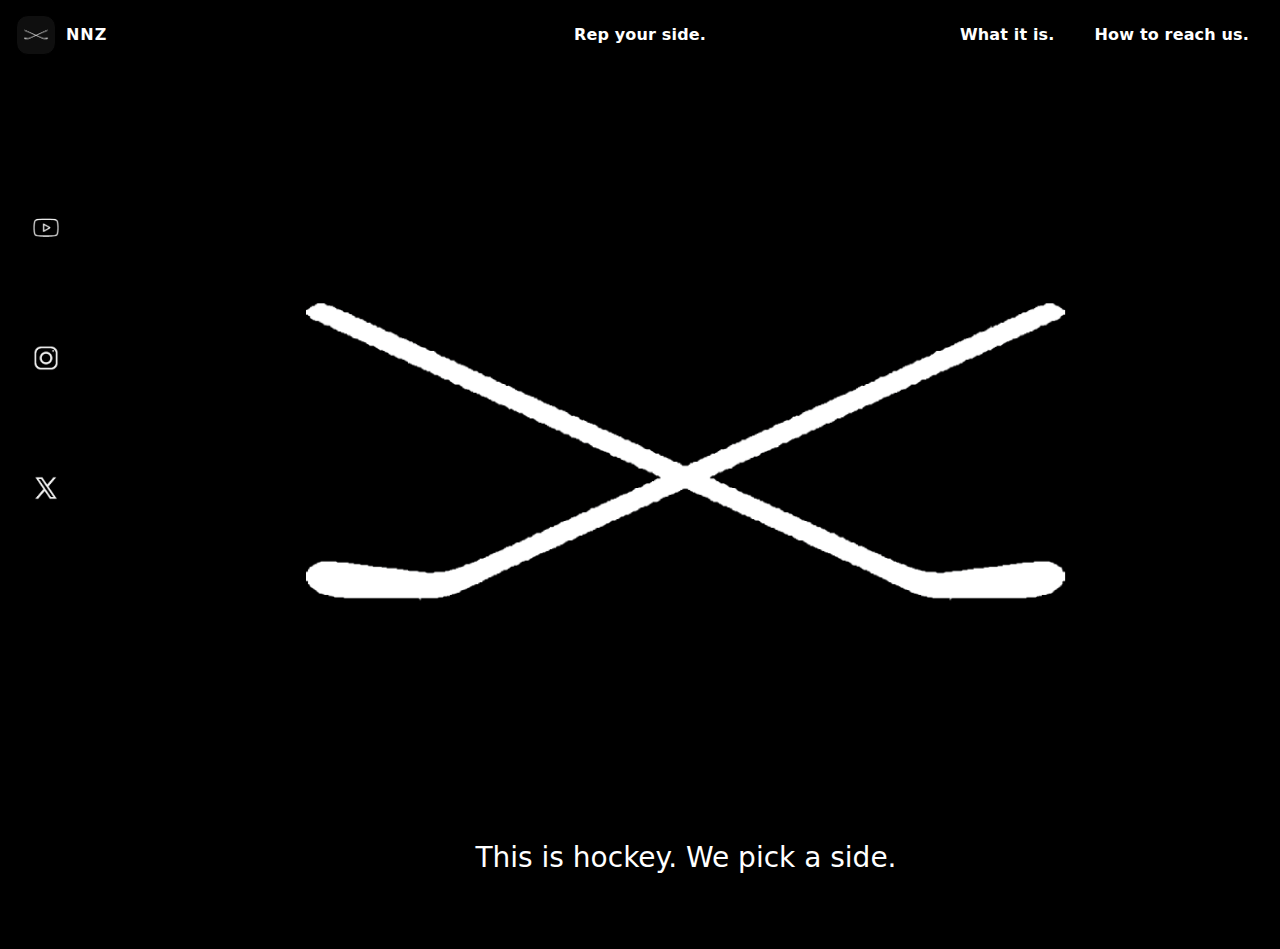
<file: index.html>
<!doctype html>
<html lang="en">
<head>
  <meta charset="utf-8" />
  <meta name="viewport" content="width=device-width, initial-scale=1" />
  <title>NNZ — Home</title>
  <link rel="stylesheet" href="style.css" />
</head>
<body>

  <!-- Top header (mockup-style) -->
  <header class="topbar" role="banner"
  style="position:sticky; top:0; z-index:40; border-radius:0; border-left:0; border-right:0; border-top:0;
         display:grid; grid-template-columns: 1fr auto 1fr; align-items:center;">

  <!-- Left -->
  <div style="display:flex; align-items:center; gap:12px; justify-self:start;">
    <a href="index.html" style="display:flex; align-items:center; gap:10px;">
      <span style="display:inline-flex; align-items:center; justify-content:center; width:40px; height:40px; border-radius:12px; background:rgba(255,255,255,0.06); border:1px solid var(--border); overflow:hidden;">
        <img src="Logo.png" alt="Logo" style="width:70%; height:70%; object-fit:contain;">
      </span>
      <span style="font-weight:700; letter-spacing:0.06em;">NNZ</span>
    </a>
  </div>

  <!-- Center -->
  <div class="centerSlot" style="justify-self:center;">
    <a class="btn" href="Merch.html" style="padding:10px 14px;">Rep your side.</a>
  </div>

  <button class="hamburger" id="menuBtn" type="button" aria-label="Open menu" aria-expanded="false" aria-controls="mobileMenu">
    <div class="hamburgerLines" aria-hidden="true">
      <span></span><span></span><span></span>
    </div>
  </button>

  <!-- Right -->
  <nav id="mobileMenu" aria-label="Primary" style="display:flex; align-items:center; gap:10px; justify-self:end;">
    <a class="btn nav-rep" href="Merch.html" style="padding:10px 14px;">Rep your side.</a>
    <a class="btn" href="About.html" style="padding:10px 14px;">What it is.</a>
    <a class="btn" href="Contact.html" style="padding:10px 14px;">How to reach us.</a>
  </nav>
</header>


  <div class="layout" style="min-height:calc(100vh - 72px);">

    <aside class="sidebar" aria-label="Socials"
      style="height:calc(100vh - 72px); top:72px; position:sticky; padding-top:16px;">

      <div class="socials" style="margin-top:10px; width:100%; align-items:center; position:relative; height:520px;">
  <!-- YT at 75% -->
  <a class="social" data-social
     data-label="YouTube"
     data-href="https://www.youtube.com/"
     data-embed="https://www.youtube.com/embed?listType=user_uploads&list=Google"
     href="https://www.youtube.com/" aria-label="YouTube"
     style="position:absolute; left:50%; top:25%; transform:translate(-50%,-50%);">
    <img src="YT.png" alt="" />
  </a>

  <!-- IG at 50% -->
  <a class="social" data-social
     data-label="Instagram"
     data-href="https://www.instagram.com/NoNeutralZone"
     data-embed="https://www.instagram.com/NoNeutralZone"
     href="https://www.instagram.com/NoNeutralZone" aria-label="Instagram"
     style="position:absolute; left:50%; top:50%; transform:translate(-50%,-50%);">
    <img src="IG.png" alt="" />
  </a>

  <!-- X at 25% -->
  <a class="social" data-social
     data-label="X / Twitter"
     data-href="https://x.com/NoNeutralZone"
     data-embed="https://x.com/NoNeutralZone"
     href="https://x.com/NoNeutralZone" aria-label="X"
     style="position:absolute; left:50%; top:75%; transform:translate(-50%,-50%);">
    <img src="X.png" alt="" />
  </a>
</div>
    </aside>

    <main class="content" style="align-items:flex-start; padding-top:34px;">
      <div class="shell" style="text-align:center;">

        <section class="hero" role="region" aria-label="Hero" style="min-height:520px; display:flex; flex-direction:column; justify-content:center;">
          <div style="display:flex; flex-direction:column; align-items:center; gap:12px;">
            <div style="font-weight:800; letter-spacing:0.04em; font-size:clamp(52px, 8vw, 92px); line-height:1;">
              <img src="Logo.png" alt="NNZ Logo" style="max-width:100%; height:auto;">
            </div>
            <div style="margin-top:50px; font-size:clamp(16px, 2.5vw, 28px); color:var(--text);">
              This is hockey. We pick a side.
            </div>
          </div>
        </section>

      </div>
    </main>
  </div>

  <!-- Hover preview (iframe). Some social sites block embedding; in that case it may show blank. -->
  <div class="preview" id="preview" aria-hidden="true" style="top:84px;">
    <div class="previewHeader">
      <div class="title" id="previewTitle">Preview</div>
      <div class="hint">Esc to close</div>
    </div>
    <iframe id="previewFrame" title="Social preview" loading="lazy" referrerpolicy="no-referrer"></iframe>
  </div>

  <script src="script.js"></script>
</body>
</html>
</file>
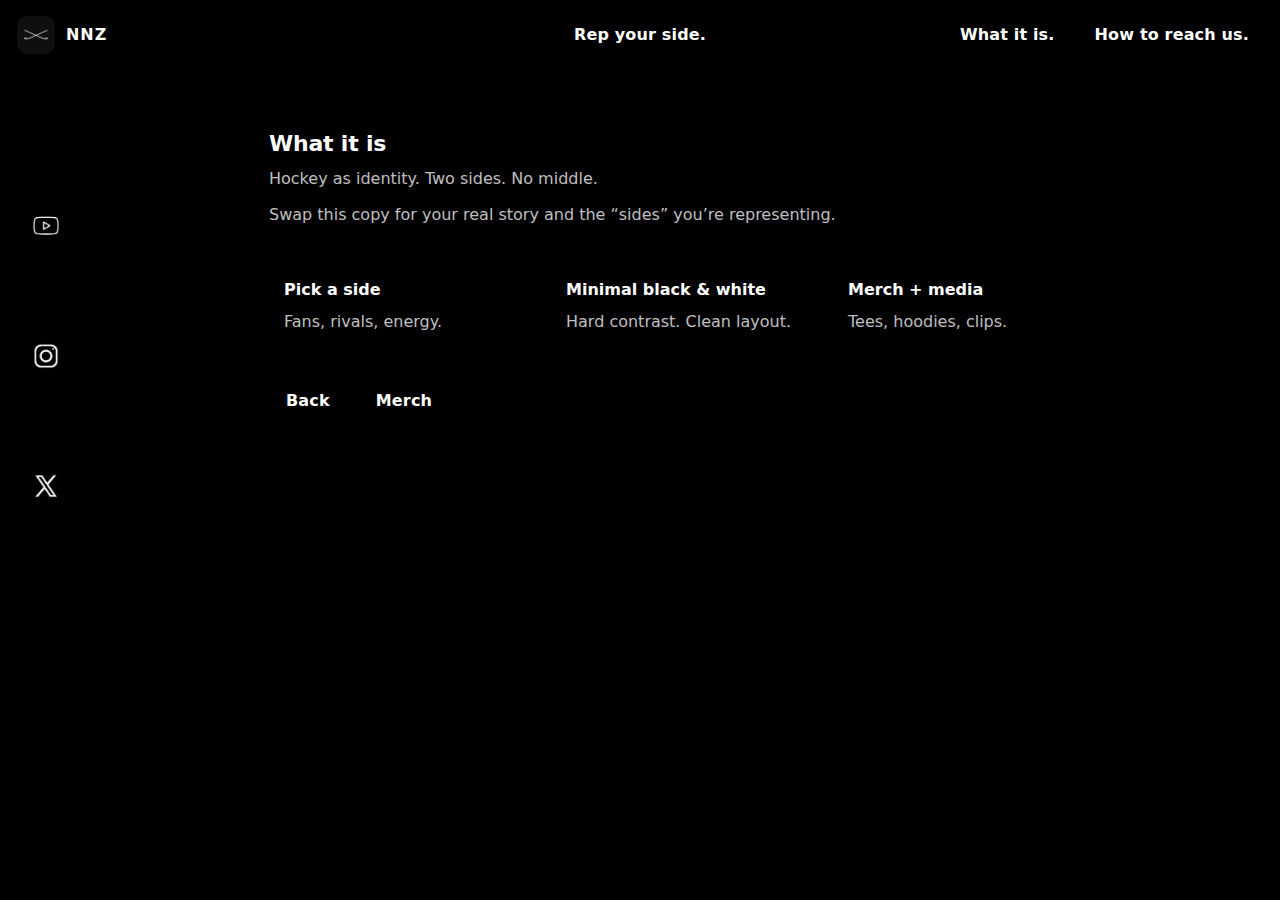
<file: About.html>
<!doctype html>
<html lang="en">
<head>
  <meta charset="utf-8" />
  <meta name="viewport" content="width=device-width, initial-scale=1" />
  <title>NNZ — About</title>
  <link rel="stylesheet" href="style.css" />
</head>
<body>

  <!-- Top header (mockup-style) -->
 <header class="topbar" role="banner"
  style="position:sticky; top:0; z-index:40; border-radius:0; border-left:0; border-right:0; border-top:0;
         display:grid; grid-template-columns: 1fr auto 1fr; align-items:center;">

  <!-- Left -->
  <div style="display:flex; align-items:center; gap:12px; justify-self:start;">
    <a href="index.html" style="display:flex; align-items:center; gap:10px;">
      <span style="display:inline-flex; align-items:center; justify-content:center; width:40px; height:40px; border-radius:12px; background:rgba(255,255,255,0.06); border:1px solid var(--border); overflow:hidden;">
        <img src="Logo.png" alt="Logo" style="width:70%; height:70%; object-fit:contain;">
      </span>
      <span style="font-weight:700; letter-spacing:0.06em;">NNZ</span>
    </a>
  </div>

  <!-- Center -->
  <div class="centerSlot" style="justify-self:center;">
    <a class="btn" href="Merch.html" style="padding:10px 14px;">Rep your side.</a>
  </div>

  <button class="hamburger" id="menuBtn" type="button" aria-label="Open menu" aria-expanded="false" aria-controls="mobileMenu">
    <div class="hamburgerLines" aria-hidden="true">
      <span></span><span></span><span></span>
    </div>
  </button>

  <!-- Right -->
  <nav id="mobileMenu" aria-label="Primary" style="display:flex; align-items:center; gap:10px; justify-self:end;">
    <a class="btn nav-rep" href="Merch.html" style="padding:10px 14px;">Rep your side.</a>
    <a class="btn" href="About.html" style="padding:10px 14px;">What it is.</a>
    <a class="btn" href="Contact.html" style="padding:10px 14px;">How to reach us.</a>
  </nav>
</header>

  <div class="layout" style="min-height:calc(100vh - 72px);">

    <aside class="sidebar" aria-label="Socials"
      style="height:calc(100vh - 72px); top:72px; position:sticky; padding-top:16px;">

      <div class="socials" style="margin-top:10px; width:100%; align-items:center; position:relative; height:520px;">
  <!-- YT at 75% -->
  <a class="social" data-social
     data-label="YouTube"
     data-href="https://www.youtube.com/"
     data-embed="https://www.youtube.com/embed?listType=user_uploads&list=Google"
     href="https://www.youtube.com/" aria-label="YouTube"
     style="position:absolute; left:50%; top:25%; transform:translate(-50%,-50%);">
    <img src="YT.png" alt="" />
  </a>

  <!-- IG at 50% -->
  <a class="social" data-social
     data-label="Instagram"
     data-href="https://www.instagram.com/NoNeutralZone"
     data-embed="https://www.instagram.com/NoNeutralZone"
     href="https://www.instagram.com/NoNeutralZone" aria-label="Instagram"
     style="position:absolute; left:50%; top:50%; transform:translate(-50%,-50%);">
    <img src="IG.png" alt="" />
  </a>

  <!-- X at 25% -->
  <a class="social" data-social
     data-label="X / Twitter"
     data-href="https://x.com/NoNeutralZone"
     data-embed="https://x.com/NoNeutralZone"
     href="https://x.com/NoNeutralZone" aria-label="X"
     style="position:absolute; left:50%; top:75%; transform:translate(-50%,-50%);">
    <img src="X.png" alt="" />
  </a>
</div>
    </aside>

    <main class="content" style="align-items:flex-start; padding-top:34px;">
      <div class="shell" style="text-align:center;">

        <section class="page" aria-label="About" style="width:min(920px, 100%); text-align:left;">
          <h2>What it is</h2>
          <p>
            Hockey as identity. Two sides. No middle.
          </p>
          <p>
            Swap this copy for your real story and the “sides” you’re representing.
          </p>

          <div class="grid">
            <div class="card">
              <div class="k">Idea</div>
              <div class="v">Pick a side</div>
              <p>Fans, rivals, energy.</p>
            </div>
            <div class="card">
              <div class="k">Style</div>
              <div class="v">Minimal black &amp; white</div>
              <p>Hard contrast. Clean layout.</p>
            </div>
            <div class="card">
              <div class="k">Drop</div>
              <div class="v">Merch + media</div>
              <p>Tees, hoodies, clips.</p>
            </div>
          </div>

          <div class="actions" style="justify-content:flex-start; margin-top:18px;">
            <a class="btn" href="index.html">Back</a>
            <a class="btn primary" href="Merch.html">Merch</a>
          </div>
        </section>

      </div>
    </main>
  </div>

  <!-- Hover preview (iframe). Some social sites block embedding; in that case it may show blank. -->
  <div class="preview" id="preview" aria-hidden="true" style="top:84px;">
    <div class="previewHeader">
      <div class="title" id="previewTitle">Preview</div>
      <div class="hint">Esc to close</div>
    </div>
    <iframe id="previewFrame" title="Social preview" loading="lazy" referrerpolicy="no-referrer"></iframe>
  </div>

  <script src="script.js"></script>
</body>
</html>
</file>
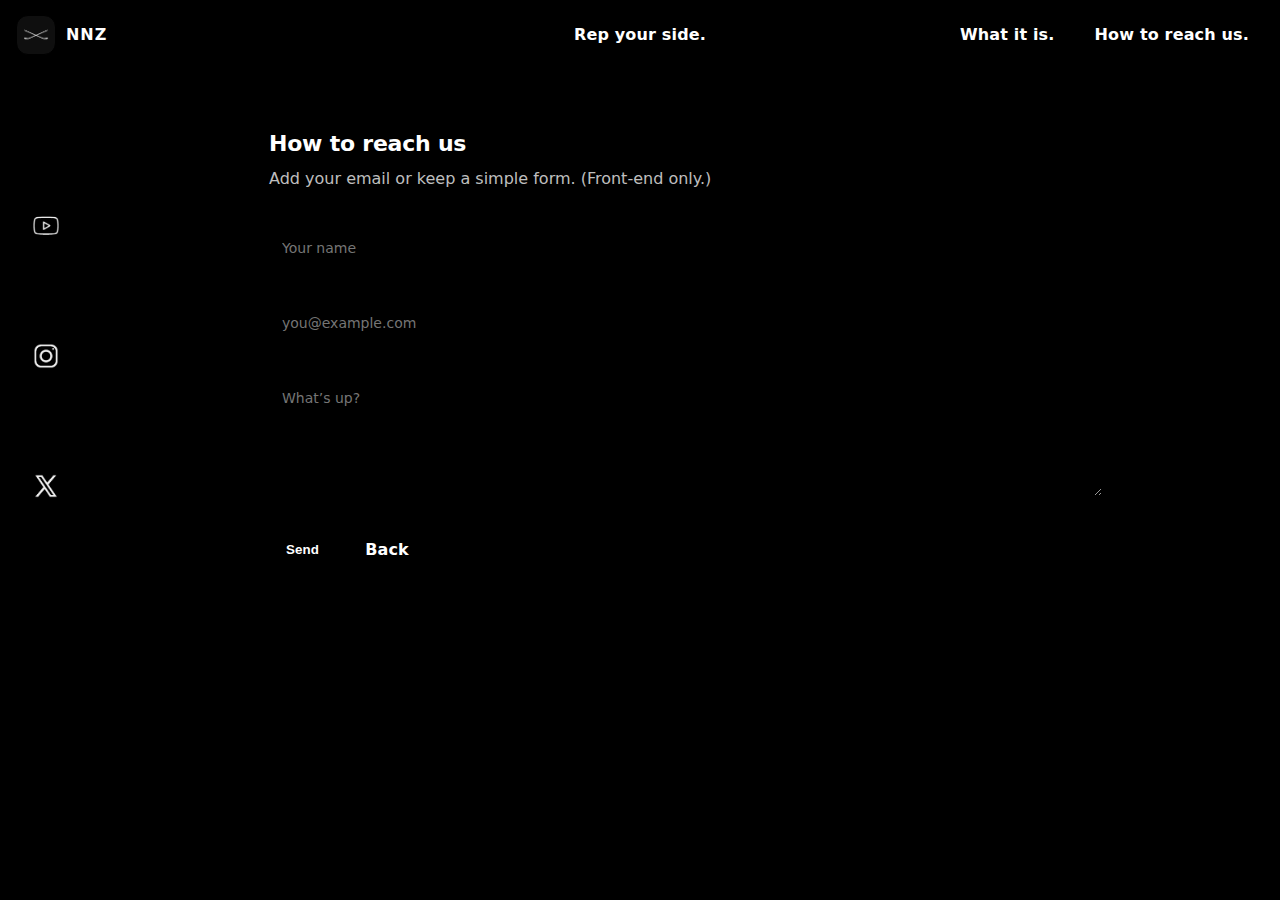
<file: Contact.html>
<!doctype html>
<html lang="en">
<head>
  <meta charset="utf-8" />
  <meta name="viewport" content="width=device-width, initial-scale=1" />
  <title>NNZ — Contact</title>
  <link rel="stylesheet" href="style.css" />
</head>
<body>

  <!-- Top header (mockup-style) -->
  <header class="topbar" role="banner"
  style="position:sticky; top:0; z-index:40; border-radius:0; border-left:0; border-right:0; border-top:0;
         display:grid; grid-template-columns: 1fr auto 1fr; align-items:center;">

  <!-- Left -->
  <div style="display:flex; align-items:center; gap:12px; justify-self:start;">
    <a href="index.html" style="display:flex; align-items:center; gap:10px;">
      <span style="display:inline-flex; align-items:center; justify-content:center; width:40px; height:40px; border-radius:12px; background:rgba(255,255,255,0.06); border:1px solid var(--border); overflow:hidden;">
        <img src="Logo.png" alt="Logo" style="width:70%; height:70%; object-fit:contain;">
      </span>
      <span style="font-weight:700; letter-spacing:0.06em;">NNZ</span>
    </a>
  </div>

  <!-- Center -->
  <div class="centerSlot" style="justify-self:center;">
    <a class="btn" href="Merch.html" style="padding:10px 14px;">Rep your side.</a>
  </div>

  <button class="hamburger" id="menuBtn" type="button" aria-label="Open menu" aria-expanded="false" aria-controls="mobileMenu">
    <div class="hamburgerLines" aria-hidden="true">
      <span></span><span></span><span></span>
    </div>
  </button>

  <!-- Right -->
  <nav id="mobileMenu" aria-label="Primary" style="display:flex; align-items:center; gap:10px; justify-self:end;">
    <a class="btn nav-rep" href="Merch.html" style="padding:10px 14px;">Rep your side.</a>
    <a class="btn" href="About.html" style="padding:10px 14px;">What it is.</a>
    <a class="btn" href="Contact.html" style="padding:10px 14px;">How to reach us.</a>
  </nav>
</header>

  <div class="layout" style="min-height:calc(100vh - 72px);">

    <aside class="sidebar" aria-label="Socials"
      style="height:calc(100vh - 72px); top:72px; position:sticky; padding-top:16px;">

      <div class="socials" style="margin-top:10px; width:100%; align-items:center; position:relative; height:520px;">
  <!-- YT at 75% -->
  <a class="social" data-social
     data-label="YouTube"
     data-href="https://www.youtube.com/"
     data-embed="https://www.youtube.com/embed?listType=user_uploads&list=Google"
     href="https://www.youtube.com/" aria-label="YouTube"
     style="position:absolute; left:50%; top:25%; transform:translate(-50%,-50%);">
    <img src="YT.png" alt="" />
  </a>

  <!-- IG at 50% -->
  <a class="social" data-social
     data-label="Instagram"
     data-href="https://www.instagram.com/NoNeutralZone"
     data-embed="https://www.instagram.com/NoNeutralZone"
     href="https://www.instagram.com/NoNeutralZone" aria-label="Instagram"
     style="position:absolute; left:50%; top:50%; transform:translate(-50%,-50%);">
    <img src="IG.png" alt="" />
  </a>

  <!-- X at 25% -->
  <a class="social" data-social
     data-label="X / Twitter"
     data-href="https://x.com/NoNeutralZone"
     data-embed="https://x.com/NoNeutralZone"
     href="https://x.com/NoNeutralZone" aria-label="X"
     style="position:absolute; left:50%; top:75%; transform:translate(-50%,-50%);">
    <img src="X.png" alt="" />
  </a>
</div>
    </aside>

    <main class="content" style="align-items:flex-start; padding-top:34px;">
      <div class="shell" style="text-align:center;">

        <section class="page" aria-label="Contact" style="width:min(920px, 100%); text-align:left;">
          <h2>How to reach us</h2>
          <p>
            Add your email or keep a simple form. (Front-end only.)
          </p>

          <form class="form" id="contactForm">
  <div class="field">
    <label for="name">Name</label>
    <input id="name" name="name" type="text" placeholder="Your name" autocomplete="name" required />
  </div>

  <div class="field">
    <label for="email">Email</label>
    <input id="email" name="email" type="email" placeholder="you@example.com" autocomplete="email" required />
  </div>

  <div class="field">
    <label for="msg">Message</label>
    <textarea id="msg" name="msg" placeholder="What’s up?" required></textarea>
  </div>

  <div class="actions" style="justify-content:flex-start;">
    <button class="btn primary" type="submit">Send</button>
    <a class="btn" href="index.html">Back</a>
  </div>
</form>

<script>
  document.getElementById("contactForm").addEventListener("submit", function (e) {
    e.preventDefault();

    const name = document.getElementById("name").value.trim();
    const email = document.getElementById("email").value.trim();
    const msg = document.getElementById("msg").value.trim();

    const subject = encodeURIComponent("NNZ Contact Form");
    const body = encodeURIComponent(
      `Name: ${name}\nEmail: ${email}\n\nMessage:\n${msg}\n`
    );

    window.location.href = `mailto:jess@noneutralzone.com?subject=${subject}&body=${body}`;
  });
</script>

        </section>

      </div>
    </main>
  </div>

  <!-- Hover preview (iframe). Some social sites block embedding; in that case it may show blank. -->
  <div class="preview" id="preview" aria-hidden="true" style="top:84px;">
    <div class="previewHeader">
      <div class="title" id="previewTitle">Preview</div>
      <div class="hint">Esc to close</div>
    </div>
    <iframe id="previewFrame" title="Social preview" loading="lazy" referrerpolicy="no-referrer"></iframe>
  </div>

  <script src="script.js"></script>
</body>
</html>
</file>
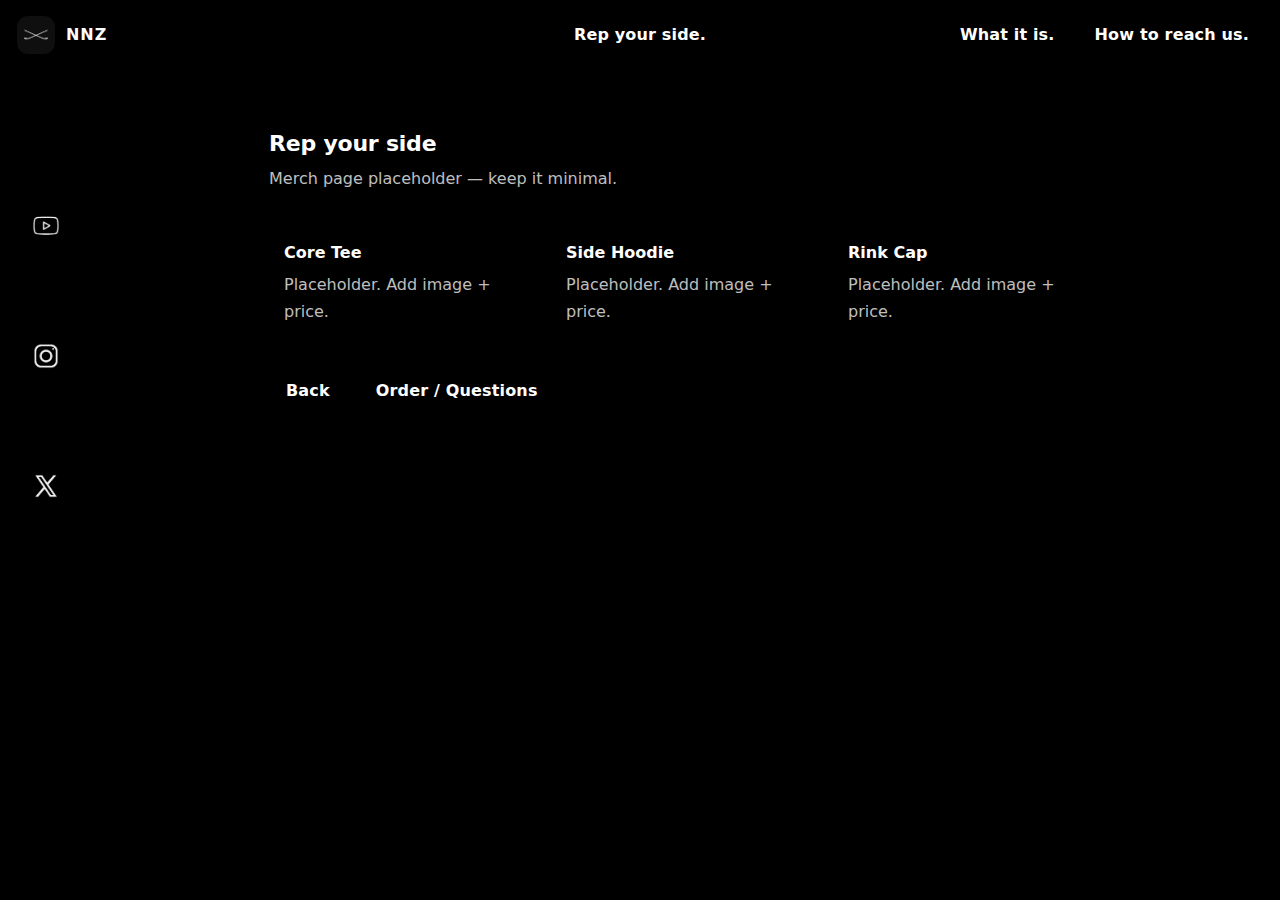
<file: Merch.html>
<!doctype html>
<html lang="en">
<head>
  <meta charset="utf-8" />
  <meta name="viewport" content="width=device-width, initial-scale=1" />
  <title>NNZ — Merch</title>
  <link rel="stylesheet" href="style.css" />
</head>
<body>

  <!-- Top header (mockup-style) -->
 <header class="topbar" role="banner"
  style="position:sticky; top:0; z-index:40; border-radius:0; border-left:0; border-right:0; border-top:0;
         display:grid; grid-template-columns: 1fr auto 1fr; align-items:center;">

  <!-- Left -->
  <div style="display:flex; align-items:center; gap:12px; justify-self:start;">
    <a href="index.html" style="display:flex; align-items:center; gap:10px;">
      <span style="display:inline-flex; align-items:center; justify-content:center; width:40px; height:40px; border-radius:12px; background:rgba(255,255,255,0.06); border:1px solid var(--border); overflow:hidden;">
        <img src="Logo.png" alt="Logo" style="width:70%; height:70%; object-fit:contain;">
      </span>
      <span style="font-weight:700; letter-spacing:0.06em;">NNZ</span>
    </a>
  </div>

  <!-- Center -->
  <div class="centerSlot" style="justify-self:center;">
    <a class="btn" href="Merch.html" style="padding:10px 14px;">Rep your side.</a>
  </div>

  <button class="hamburger" id="menuBtn" type="button" aria-label="Open menu" aria-expanded="false" aria-controls="mobileMenu">
    <div class="hamburgerLines" aria-hidden="true">
      <span></span><span></span><span></span>
    </div>
  </button>

  <!-- Right -->
  <nav id="mobileMenu" aria-label="Primary" style="display:flex; align-items:center; gap:10px; justify-self:end;">
    <a class="btn nav-rep" href="Merch.html" style="padding:10px 14px;">Rep your side.</a>
    <a class="btn" href="About.html" style="padding:10px 14px;">What it is.</a>
    <a class="btn" href="Contact.html" style="padding:10px 14px;">How to reach us.</a>
  </nav>
</header>

  <div class="layout" style="min-height:calc(100vh - 72px);">

    <aside class="sidebar" aria-label="Socials"
      style="height:calc(100vh - 72px); top:72px; position:sticky; padding-top:16px;">

      <div class="socials" style="margin-top:10px; width:100%; align-items:center; position:relative; height:520px;">
  <!-- YT at 75% -->
  <a class="social" data-social
     data-label="YouTube"
     data-href="https://www.youtube.com/"
     data-embed="https://www.youtube.com/embed?listType=user_uploads&list=Google"
     href="https://www.youtube.com/" aria-label="YouTube"
     style="position:absolute; left:50%; top:25%; transform:translate(-50%,-50%);">
    <img src="YT.png" alt="" />
  </a>

  <!-- IG at 50% -->
  <a class="social" data-social
     data-label="Instagram"
     data-href="https://www.instagram.com/NoNeutralZone"
     data-embed="https://www.instagram.com/NoNeutralZone"
     href="https://www.instagram.com/NoNeutralZone" aria-label="Instagram"
     style="position:absolute; left:50%; top:50%; transform:translate(-50%,-50%);">
    <img src="IG.png" alt="" />
  </a>

  <!-- X at 25% -->
  <a class="social" data-social
     data-label="X / Twitter"
     data-href="https://x.com/NoNeutralZone"
     data-embed="https://x.com/NoNeutralZone"
     href="https://x.com/NoNeutralZone" aria-label="X"
     style="position:absolute; left:50%; top:75%; transform:translate(-50%,-50%);">
    <img src="X.png" alt="" />
  </a>
</div>
    </aside>

    <main class="content" style="align-items:flex-start; padding-top:34px;">
      <div class="shell" style="text-align:center;">

        <section class="page" aria-label="Merch" style="width:min(920px, 100%); text-align:left;">
          <h2>Rep your side</h2>
          <p>Merch page placeholder — keep it minimal.</p>

          <div class="grid">
            <div class="card">
              <div class="k">Item</div>
              <div class="v">Core Tee</div>
              <p>Placeholder. Add image + price.</p>
            </div>
            <div class="card">
              <div class="k">Item</div>
              <div class="v">Side Hoodie</div>
              <p>Placeholder. Add image + price.</p>
            </div>
            <div class="card">
              <div class="k">Item</div>
              <div class="v">Rink Cap</div>
              <p>Placeholder. Add image + price.</p>
            </div>
          </div>

          <div class="actions" style="justify-content:flex-start; margin-top:18px;">
            <a class="btn" href="index.html">Back</a>
            <a class="btn primary" href="Contact.html">Order / Questions</a>
          </div>
        </section>

      </div>
    </main>
  </div>

  <!-- Hover preview (iframe). Some social sites block embedding; in that case it may show blank. -->
  <div class="preview" id="preview" aria-hidden="true" style="top:84px;">
    <div class="previewHeader">
      <div class="title" id="previewTitle">Preview</div>
      <div class="hint">Esc to close</div>
    </div>
    <iframe id="previewFrame" title="Social preview" loading="lazy" referrerpolicy="no-referrer"></iframe>
  </div>

  <script src="script.js"></script>
</body>
</html>
</file>
<file: style.css>
/* Minimal dark theme
   Base BG: #000000
   Contrast: #222222
   Text: #FFFFFF
*/
:root{
  --bg:#000000;
  --panel:#000000;
  --text:#ffffff;
  --muted:rgba(255,255,255,0.75);
  --muted2:#000000;
  --border:#000000;
  --border2:#000000;
  --shadow: 0 20px 60px rgba(0,0,0,0.6);
  --radius:18px;
  --radius2:14px;
  --font: ui-sans-serif, system-ui, -apple-system, Segoe UI, Roboto, Helvetica, Arial, "Apple Color Emoji","Segoe UI Emoji";
}

*{box-sizing:border-box}
html,body{height:100%}
body{
  margin:0;
  background:var(--bg);
  color:var(--text);
  font-family:var(--font);
  -webkit-font-smoothing:antialiased;
  -moz-osx-font-smoothing:grayscale;
}

a{color:inherit;text-decoration:none}
a:focus{outline:2px solid #000000; outline-offset:4px; border-radius:10px}

.layout{
  min-height:100vh;
  display:flex;
}

.sidebar{
  width:92px;
  background:linear-gradient(180deg, #000000, #000000);
  border-right:1px solid var(--border);
  padding:18px 14px;
  position:sticky;
  top:0;
  height:100vh;
  display:flex;
  flex-direction:column;
  gap:18px;
  align-items:center;
}

.brand{
  width:56px;
  height:56px;
  border-radius:16px;
  background:#000000;
  border:1px solid var(--border);
  display:flex;
  align-items:center;
  justify-content:center;
  overflow:hidden;
}
.brand img{
  width:70%;
  height:70%;
  object-fit:contain;
  display:block;
}

.navlabel{
  margin-top:4px;
  font-size:11px;
  letter-spacing:0.12em;
  text-transform:uppercase;
  color:var(--muted2);
}

.socials{
  display:flex;
  flex-direction:column;
  gap:12px;
  margin-top:6px;
}

.social{
  width:56px;
  height:56px;
  border-radius:16px;
  border:1px solid var(--border);
  background:#000000;
  display:flex;
  align-items:center;
  justify-content:center;
  cursor:pointer;
  position:relative;
  transition:transform .12s ease, background .12s ease, border-color .12s ease;
}
.social:hover{
  transform:translateY(-1px);
  background:#000000;
  border-color:var(--border2);
}
.social img{
  width:26px;
  height:26px;
  object-fit:contain;
  filter:brightness(0) invert(1); /* ensure white-ish icons */
  opacity:0.95;
  user-select:none;
  pointer-events:none;
}

.content{
  flex:1;
  display:flex;
  align-items:center;
  justify-content:center;
  padding:40px 22px;
}

.shell{
  width:min(880px, 100%);
  display:flex;
  flex-direction:column;
  gap:18px;
  align-items:center;
  text-align:center;
}

.hero{
  width:100%;
  padding:34px 22px;
  border:1px solid var(--border);
  border-radius:var(--radius);
  background:#000000;
  box-shadow:var(--shadow);
}
.hero h1{
  margin:0;
  font-weight:650;
  letter-spacing:-0.02em;
  font-size: clamp(26px, 4vw, 44px);
  line-height:1.05;
}
.hero p{
  margin:14px 0 0;
  color:var(--muted);
  font-size:15px;
  line-height:1.55;
}

.actions{
  display:flex;
  gap:12px;
  flex-wrap:wrap;
  justify-content:center;
  margin-top:18px;
}

.btn{
  appearance:none;
  border:1px solid var(--border);
  background:#000000;
  color:var(--text);
  padding:12px 16px;
  border-radius:999px;
  font-weight:600;
  letter-spacing:0.01em;
  cursor:pointer;
  transition:transform .12s ease, background .12s ease, border-color .12s ease;
}
.btn:hover{
  transform:translateY(-1px);
  background:rgba(255,255,255,0.07);
  border-color:var(--border2);
}
.btn:active{
  transform:translateY(0px);
}
.btn.primary{
  background:#000000;
  border-color:#000000;
}
.btn.primary:hover{
  background:rgba(255,255,255,0.14);
}

.topbar{
  width:100%;
  display:flex;
  justify-content:space-between;
  align-items:center;
  gap:14px;
  padding:14px 16px;
  border:1px solid var(--border);
  border-radius:var(--radius2);
  background:#000000;
}
.breadcrumb{
  display:flex;
  align-items:center;
  gap:10px;
  color:var(--muted2);
  font-size:13px;
}
.breadcrumb strong{
  color:var(--text);
  font-weight:650;
}
.smallnote{
  color:var(--muted2);
  font-size:13px;
}

.page{
  width:100%;
  padding:26px 22px;
  border:1px solid var(--border);
  border-radius:var(--radius);
  background:#000000;
  box-shadow:var(--shadow);
  text-align:left;
}
.page h2{
  margin:0 0 10px;
  font-size:22px;
  letter-spacing:-0.01em;
}
.page p{
  margin:10px 0;
  color:var(--muted);
  line-height:1.65;
}
.page .grid{
  display:grid;
  gap:12px;
  grid-template-columns: repeat(auto-fit, minmax(220px, 1fr));
  margin-top:14px;
}
.card{
  border:1px solid var(--border);
  background:#000000;
  border-radius:16px;
  padding:14px 14px;
}
.card .k{
  color:var(--muted2);
  font-size:12px;
  letter-spacing:0.12em;
  text-transform:uppercase;
}
.card .v{
  margin-top:8px;
  font-weight:600;
}

.form{
  display:flex;
  flex-direction:column;
  gap:12px;
  margin-top:14px;
}
.field{
  display:flex;
  flex-direction:column;
  gap:6px;
}
label{
  font-size:13px;
  color:var(--muted2);
}
input, textarea{
  width:100%;
  border:1px solid var(--border);
  background:#000000;
  color:var(--text);
  border-radius:14px;
  padding:12px 12px;
  font-family:var(--font);
  font-size:14px;
}
textarea{min-height:120px; resize:vertical}
input:focus, textarea:focus{
  outline:none;
  border-color:#000000;
  box-shadow:0 0 0 4px #000000;
}

/* Hover preview popup */
.preview{
  position:fixed;
  left:110px;
  top:24px;
  width:min(420px, calc(100vw - 140px));
  height:520px;
  border-radius:18px;
  border:1px solid var(--border);
  background:rgba(0,0,0,0.85);
  box-shadow:var(--shadow);
  overflow:hidden;
  display:none;
  z-index:50;
}
.previewHeader{
  display:flex;
  align-items:center;
  justify-content:space-between;
  padding:10px 12px;
  border-bottom:1px solid var(--border);
  background:#000000;
}
.previewHeader .title{
  font-size:13px;
  color:var(--muted);
  white-space:nowrap;
  overflow:hidden;
  text-overflow:ellipsis;
  max-width:320px;
}
.previewHeader .hint{
  font-size:12px;
  color:var(--muted2);
}
.preview iframe{
  width:100%;
  height:100%;
  border:0;
  background:#000;
}

/* Mobile adjustments */
@media (max-width: 720px){
  .sidebar{width:76px; padding:14px 10px}
  .brand,.social{width:50px; height:50px; border-radius:14px}
  .preview{display:none !important;} /* many social sites block iframes anyway */
}

/* Hamburger + mobile menu (single "Rep your side") */
.hamburger{
  display:none;
  width:46px;
  height:46px;
  border-radius:14px;
  border:1px solid var(--border);
  background:rgba(255,255,255,0.04);
  align-items:center;
  justify-content:center;
  cursor:pointer;
  transition:transform .12s ease, background .12s ease, border-color .12s ease;
}
.hamburger:hover{
  transform:translateY(-1px);
  background:rgba(255,255,255,0.07);
  border-color:var(--border2);
}
.hamburger:active{transform:translateY(0px);}
.hamburgerLines{ width:22px; height:14px; position:relative; }
.hamburgerLines span{
  position:absolute; left:0; right:0; height:2px;
  background:rgba(255,255,255,0.92);
  border-radius:999px;
}
.hamburgerLines span:nth-child(1){top:0;}
.hamburgerLines span:nth-child(2){top:6px;}
.hamburgerLines span:nth-child(3){top:12px;}

/* Desktop: center button shown; rep item in nav hidden */
.nav-rep{ display:none; }

@media (max-width: 720px){
  .layout{flex-direction:column !important; min-height:auto !important;}

  .topbar{
    display:grid !important;
    grid-template-columns: 1fr auto !important;
    grid-template-rows: auto auto !important;
    align-items:center !important;
    gap:10px !important;
  }

  /* Mobile: hide centered rep button, show rep inside menu */
  .topbar .centerSlot{ display:none !important; }
  .nav-rep{ display:inline-flex !important; }

  .hamburger{
    display:inline-flex !important;
    justify-self:end !important;
  }

  .topbar nav{
    display:none !important;
    grid-column:1 / -1 !important;
    width:100% !important;
    flex-direction:column !important;
    gap:10px !important;
    align-items:stretch !important;
    padding-top:6px !important;
  }
  body.menu-open .topbar nav{ display:flex !important; }

  .topbar nav .btn{
    width:100% !important;
    text-align:left !important;
    padding:12px 14px !important;
  }

  /* Sidebar becomes horizontal socials strip */
  .sidebar{
    width:100% !important;
    height:auto !important;
    position:relative !important;
    top:0 !important;
    border-right:0 !important;
    border-bottom:1px solid var(--border) !important;
    flex-direction:row !important;
    justify-content:center !important;
    padding:12px 12px !important;
    gap:14px !important;
  }
  .socials{
    position:static !important;
    height:auto !important;
    margin-top:0 !important;
    flex-direction:row !important;
    gap:12px !important;
    align-items:center !important;
    justify-content:center !important;
    width:auto !important;
  }
  .social{position:static !important; transform:none !important; width:50px !important; height:50px !important; border-radius:14px !important;}

  .content{padding:18px 14px !important; align-items:stretch !important;}
  .shell{width:100% !important; align-items:stretch !important;}
  .hero img{max-width:100% !important; height:auto !important;}
  .preview{display:none !important;}
}
</file>
